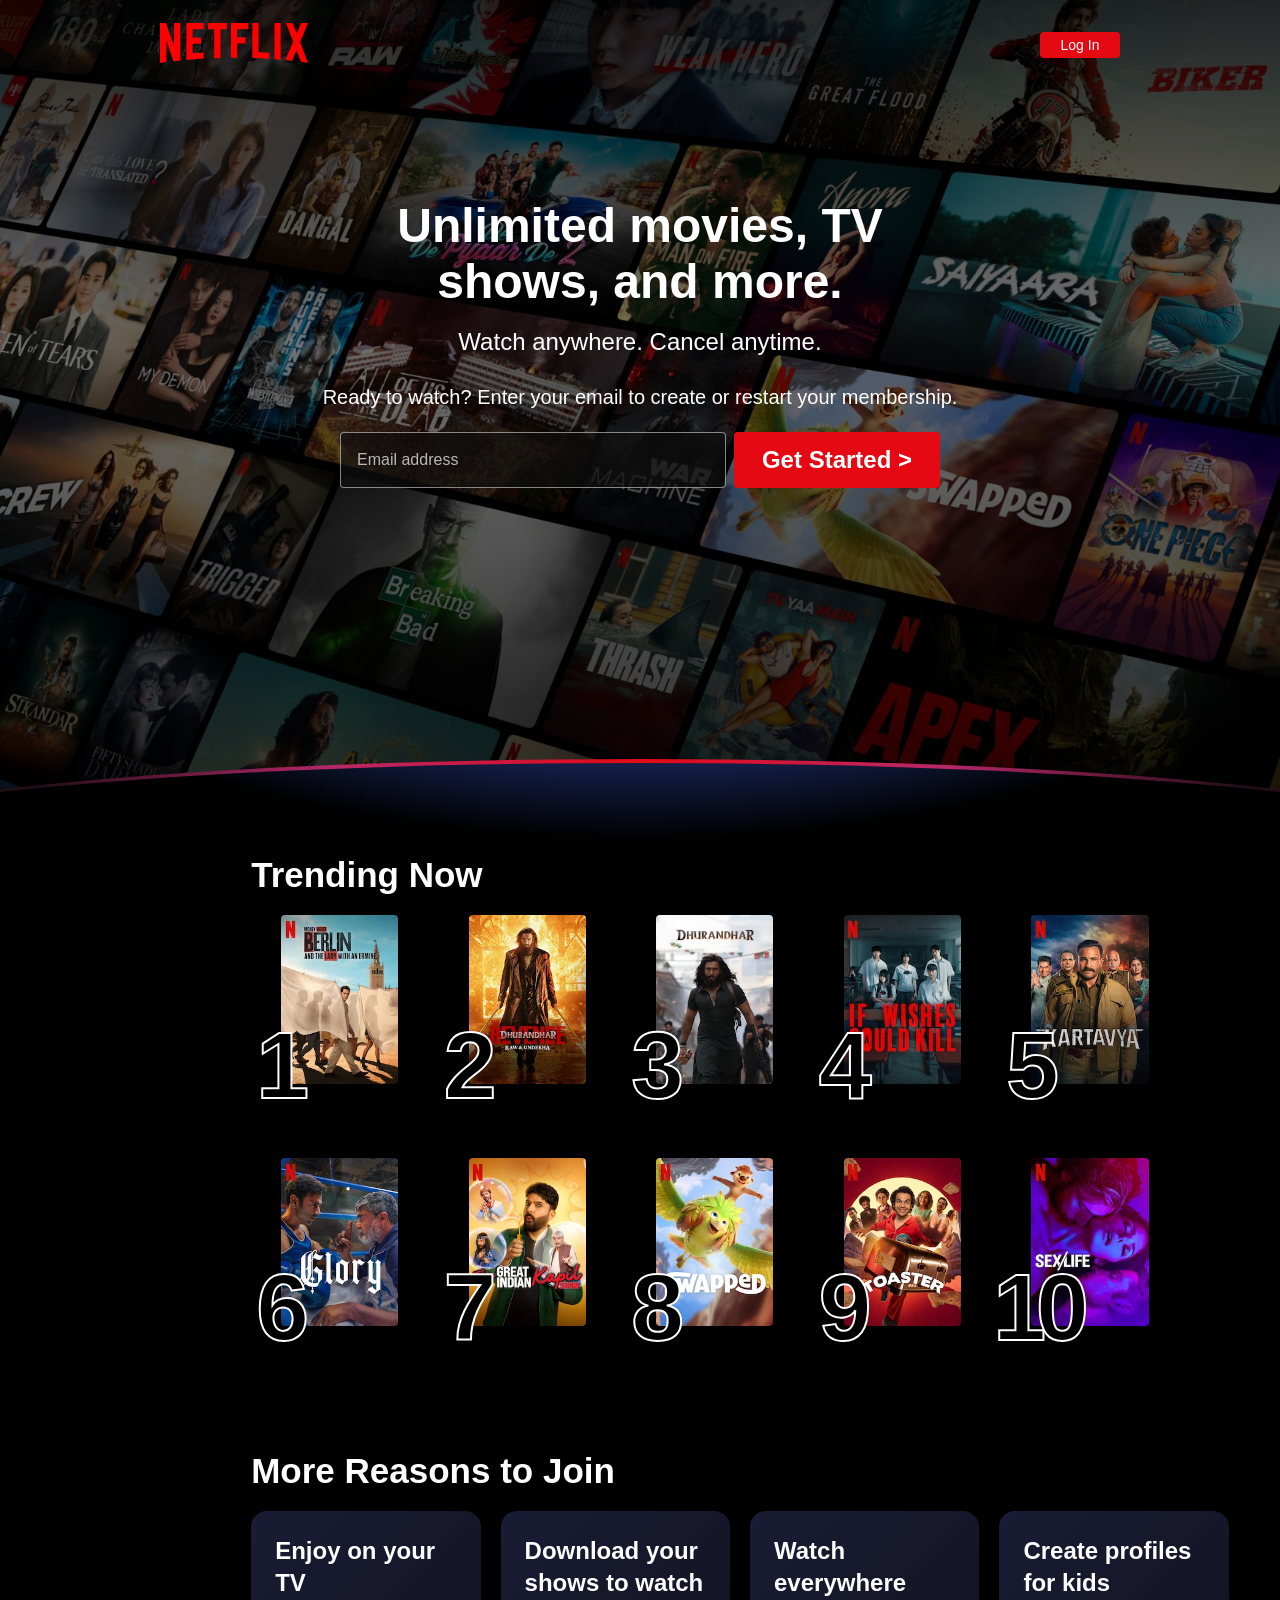
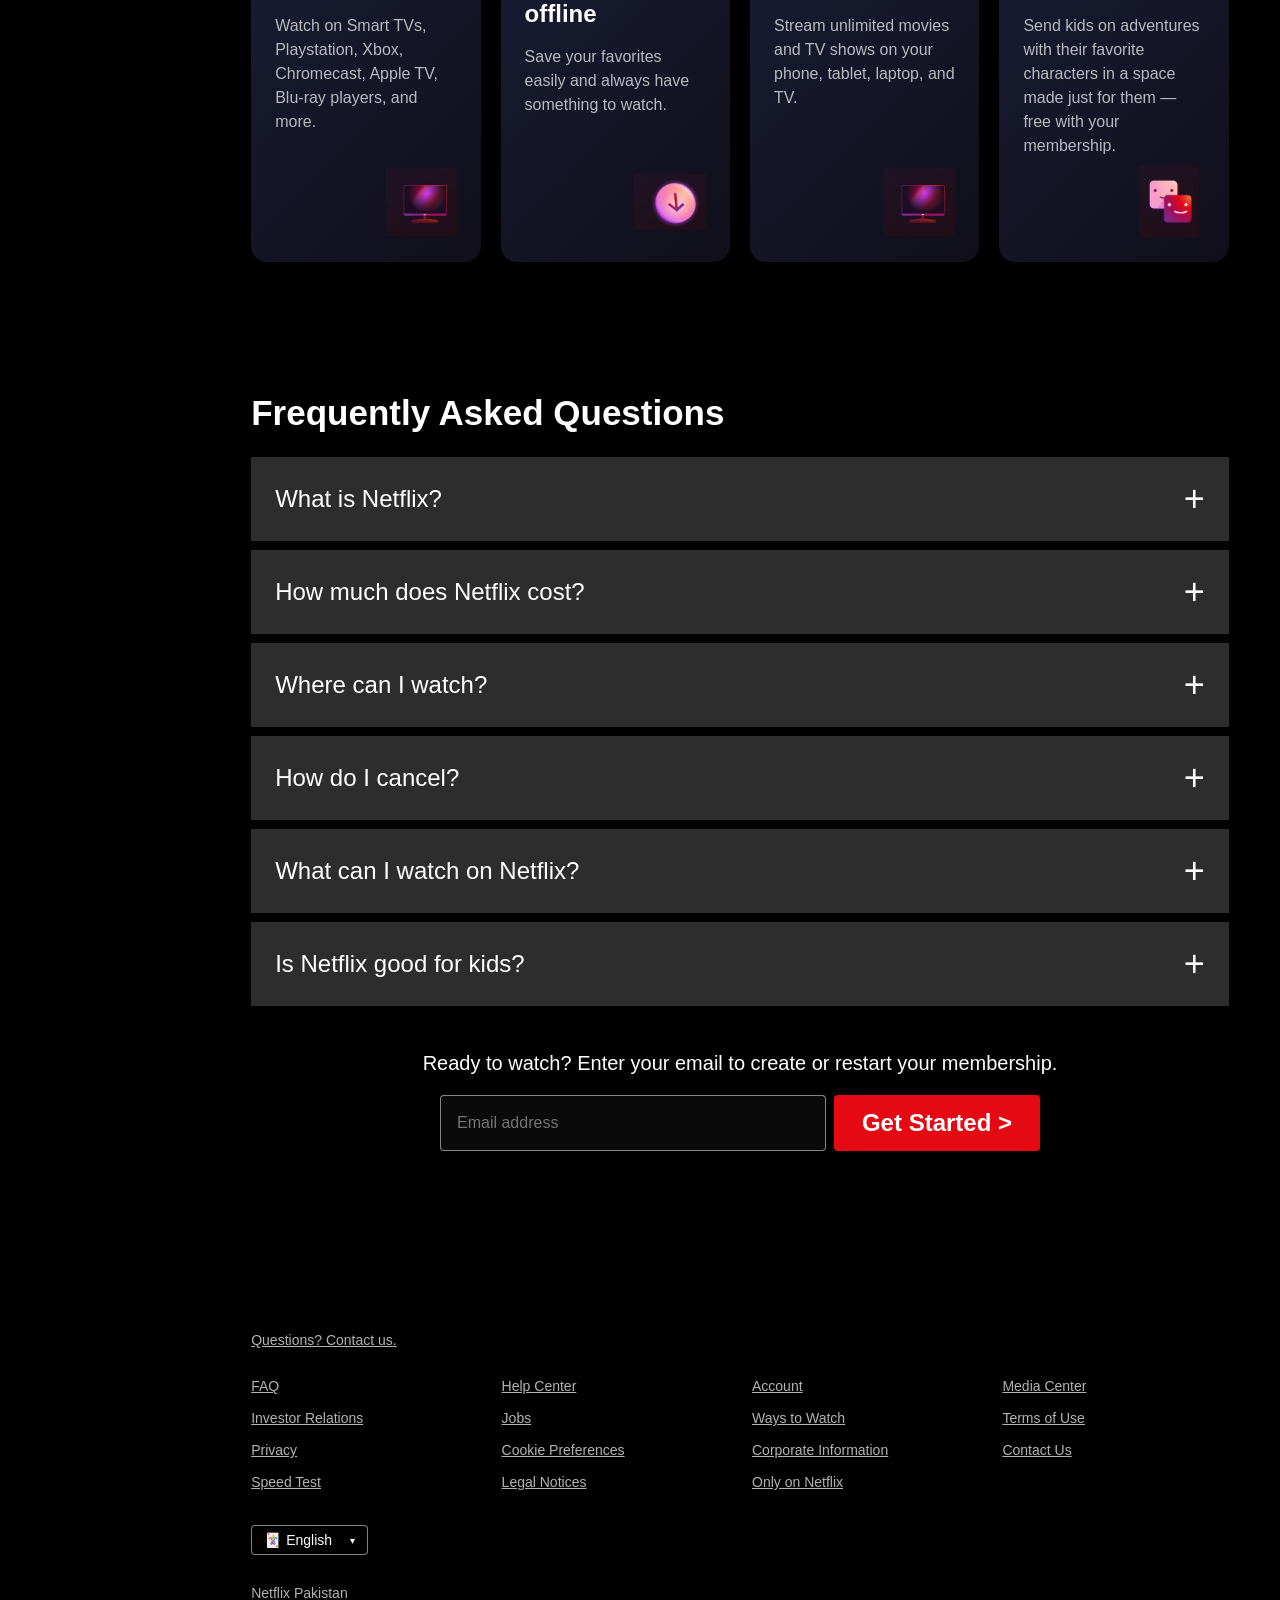
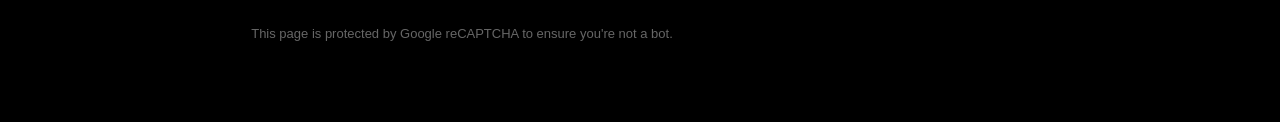
<file: index.html>
<!doctype html>
<html lang="en">
  <head>
    <meta charset="UTF-8" />
    <meta name="viewport" content="width=device-width, initial-scale=1.0" />
    <title>NETFLIX CLONE</title>
   <link rel="stylesheet" href="style.css">
   <link rel="stylesheet" href="profiles.css">
  </head>
  <body>
    <div class="main">
      <div class="box"></div>

      <nav>
        <span>
          <img src="assests/logo/logo.svg" alt="netflix logo" />
        </span>
        <div>
          <a href="profiles.html">
            <button class="btn">Log In</button>
          </a>
        </div>
      </nav>

      <div class="hero">
        <h1>
          Unlimited movies, TV <br />
          shows, and more.
        </h1>
        <h3>Watch anywhere. Cancel anytime.</h3>
        <p>
          Ready to watch? Enter your email to create or restart your membership.
        </p>
        <div class="input-container">
          <input type="email" placeholder="Email address" class="email-input" />
          <button type="submit" class="btn-email">Get Started &gt;</button>
        </div>
      </div>

      <section class="section">
        <div class="default-ltr-iqcdef-cache-dulgtd"> 
          <div class="default-ltr-iqcdef-cache-1f97ztc"></div>
          <div class="default-ltr-iqcdef-cache-jtcpfi"></div>
        </div>
      </section>
    </div>

    <div class="article">
      <div class="article-custom-container">
        <div class="article-heading">
          <h2 class="article-heading-main">Trending Now</h2>
        </div>

        <div class="article-slider-wrapper">
          <ul class="article-list">
            <li class="article-item">
              <span class="trending-number">1</span
              ><img src="assests/images/1.webp" alt="Article 1" />
            </li>
            <li class="article-item">
              <span class="trending-number">2</span
              ><img src="assests/images/2.webp" alt="Article 2" />
            </li>
            <li class="article-item">
              <span class="trending-number">3</span
              ><img src="assests/images/3.webp" alt="Article 3" />
            </li>
            <li class="article-item">
              <span class="trending-number">4</span
              ><img src="assests/images/4.webp" alt="Article 4" />
            </li>
            <li class="article-item">
              <span class="trending-number">5</span
              ><img src="assests/images/5.webp" alt="Article 5" />
            </li>
            <li class="article-item">
              <span class="trending-number">6</span
              ><img src="assests/images/6.webp" alt="Article 6" />
            </li>
            <li class="article-item">
              <span class="trending-number">7</span
              ><img src="assests/images/7.webp" alt="Article 7" />
            </li>
            <li class="article-item">
              <span class="trending-number">8</span
              ><img src="assests/images/8.webp" alt="Article 8" />
            </li>
            <li class="article-item">
              <span class="trending-number">9</span
              ><img src="assests/images/9.webp" alt="Article 9" />
            </li>
            <li class="article-item">
              <span class="trending-number">10</span
              ><img src="assests/images/10.webp" alt="Article 10" />
            </li>
          </ul>
        </div>
      </div>
    </div>
    <section class="reasons-section">
      <div class="reasons-custom-container">
        <div class="reasons-heading">
          <h2 class="reasons-heading-main">More Reasons to Join</h2>
        </div>

        <ul class="reasons-list">
          <li class="reason-item">
            <h3 class="card-title">Enjoy on your TV</h3>
            <p class="card-text">
              Watch on Smart TVs, Playstation, Xbox, Chromecast, Apple TV,
              Blu-ray players, and more.
            </p>
            <img src="assests/images/tv.png" alt="TV Icon" class="card-icon" />
          </li>

          <li class="reason-item">
            <h3 class="card-title">Download your shows to watch offline</h3>
            <p class="card-text">
              Save your favorites easily and always have something to watch.
            </p>
            <img
              src="assests/images/download.png"
              alt="Download Icon"
              class="card-icon"
            />
          </li>

          <li class="reason-item">
            <h3 class="card-title">Watch everywhere</h3>
            <p class="card-text">
              Stream unlimited movies and TV shows on your phone, tablet,
              laptop, and TV.
            </p>
            <img
              src="assests/images/tv.png"
              alt="Telescope Icon"
              class="card-icon"
            />
          </li>

          <li class="reason-item">
            <h3 class="card-title">Create profiles for kids</h3>
            <p class="card-text">
              Send kids on adventures with their favorite characters in a space
              made just for them — free with your membership.
            </p>
            <img
              src="assests/images/kids.png"
              alt="Kids Icon"
              class="card-icon"
            />
          </li>
        </ul>
      </div>
    </section>
    <section class="faq-section">
      <div class="faq-custom-container">
        <div class="faq-heading">
          <h2 class="faq-heading-main">Frequently Asked Questions</h2>
        </div>

        <ul class="faq-list">
          <li class="faq-item">
            <button class="faq-question">What is Netflix?</button>
            <div class="faq-answer">
              <div class="faq-answer-content">
                <p>
                  Netflix is a streaming service that offers a wide variety of
                  award-winning TV shows, movies, anime, documentaries, and more
                  on thousands of internet-connected devices.
                </p>
                <p>
                  You can watch as much as you want, whenever you want without a
                  single commercial – all for one low monthly price. There's
                  always something new to discover and new TV shows and movies
                  are added every week!
                </p>
              </div>
            </div>
          </li>

          <li class="faq-item">
            <button class="faq-question">How much does Netflix cost?</button>
            <div class="faq-answer">
              <div class="faq-answer-content">
                <p>
                  Watch Netflix on your smartphone, tablet, Smart TV, laptop, or
                  streaming device, all for one fixed monthly fee. Plans range
                  from a budget-friendly basic rate up to premium tiers. No
                  extra costs, no contracts.
                </p>
              </div>
            </div>
          </li>

          <li class="faq-item">
            <button class="faq-question">Where can I watch?</button>
            <div class="faq-answer">
              <div class="faq-answer-content">
                <p>
                  Watch anywhere, anytime. Sign in with your Netflix account to
                  watch instantly on the web at netflix.com from your personal
                  computer or on any internet-connected device that offers the
                  Netflix app.
                </p>
              </div>
            </div>
          </li>

          <li class="faq-item">
            <button class="faq-question">How do I cancel?</button>
            <div class="faq-answer">
              <div class="faq-answer-content">
                <p>
                  Netflix is flexible. There are no pesky contracts and no
                  commitments. You can easily cancel your account online in two
                  clicks. There are no cancellation fees – start or stop your
                  account anytime.
                </p>
              </div>
            </div>
          </li>

          <li class="faq-item">
            <button class="faq-question">What can I watch on Netflix?</button>
            <div class="faq-answer">
              <div class="faq-answer-content">
                <p>
                  Netflix has an extensive library of feature films,
                  documentaries, TV shows, anime, award-winning Netflix
                  originals, and more. Watch as much as you want, anytime you
                  want.
                </p>
              </div>
            </div>
          </li>

          <li class="faq-item">
            <button class="faq-question">Is Netflix good for kids?</button>
            <div class="faq-answer">
              <div class="faq-answer-content">
                <p>
                  The Netflix Kids experience is included in your membership to
                  give parents control while kids enjoy family-friendly TV shows
                  and movies in their own space.
                </p>
              </div>
            </div>
          </li>
        </ul>

        <div class="faq-cta">
          <p class="faq-cta-text">
            Ready to watch? Enter your email to create or restart your
            membership.
          </p>
          <div class="faq-input-container">
            <input
              type="email"
              placeholder="Email address"
              class="faq-email-input"
            />
            <button class="faq-btn-email">Get Started &gt;</button>
          </div>
        </div>
      </div>
    </section>
    <footer class="footer-section">
      <div class="footer-custom-container">
        <p class="footer-top-link">
          <a href="#">Questions? Contact us.</a>
        </p>

        <ul class="footer-links-list">
          <li><a href="#">FAQ</a></li>
          <li><a href="#">Help Center</a></li>
          <li><a href="#">Account</a></li>
          <li><a href="#">Media Center</a></li>

          <li><a href="#">Investor Relations</a></li>
          <li><a href="#">Jobs</a></li>
          <li><a href="#">Ways to Watch</a></li>
          <li><a href="#">Terms of Use</a></li>

          <li><a href="#">Privacy</a></li>
          <li><a href="#">Cookie Preferences</a></li>
          <li><a href="#">Corporate Information</a></li>
          <li><a href="#">Contact Us</a></li>

          <li><a href="#">Speed Test</a></li>
          <li><a href="#">Legal Notices</a></li>
          <li><a href="#">Only on Netflix</a></li>
        </ul>

        <div class="lang-selector-container">
          <div class="lang-btn-wrapper">
            <span class="globe-icon">&#127183;</span>
            <select class="lang-select">
              <option value="en" selected>English</option>
              <option value="es">Español</option>
            </select>
            <span class="down-arrow">&#9662;</span>
          </div>
        </div>

        <p class="footer-country">Netflix Pakistan</p>

        <p class="footer-recaptcha">
          This page is protected by Google reCAPTCHA to ensure you're not a bot.
        </p>
      </div>
    </footer>
    <script src="script.js"></script>
  </body>
</html>
</file>
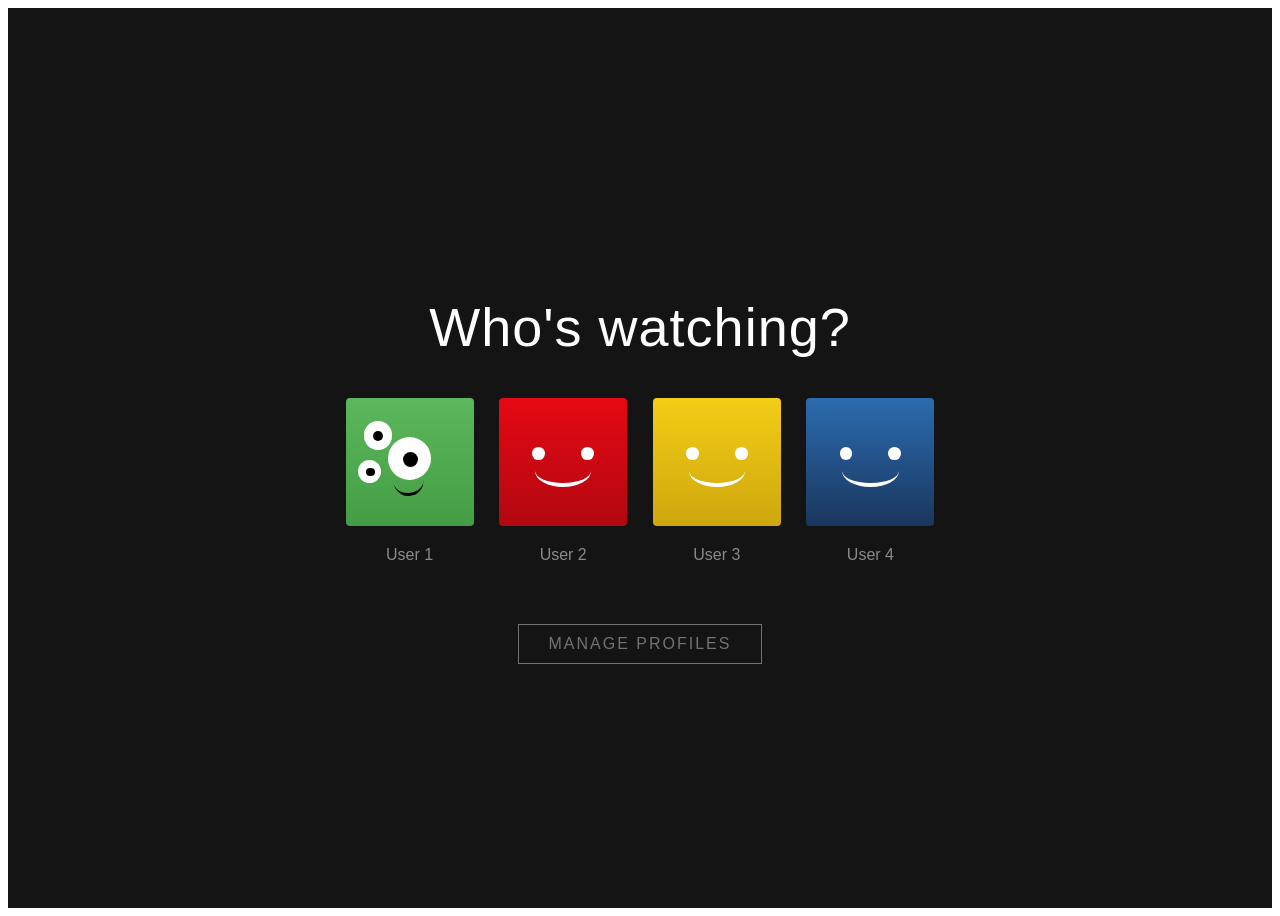
<file: profiles.html>
<!doctype html>
<html lang="en">
  <head>
    <meta charset="UTF-8" />
    <meta name="viewport" content="width=device-width, initial-scale=1.0" />
    <title>Profile page</title>
    <link rel="stylesheet" href="profiles.css" />
  </head>
  <body>
    <section class="profile-selection-section">
      <div class="profile-container">
        <h1 class="profile-main-title">Who's watching?</h1>

        <ul class="profile-list">
          <li class="profile-item">
            <a href="#" class="profile-link">
              <div class="avatar-wrapper green-avatar">
                <div class="monster-eye eye-top-left"></div>
                <div class="monster-eye eye-main"></div>
                <div class="monster-eye eye-bottom-left"></div>
                <div class="monster-smile"></div>
              </div>
              <span class="profile-name">User 1</span>
            </a>
          </li>

          <li class="profile-item">
            <a href="#" class="profile-link">
              <div class="avatar-wrapper red-avatar">
                <div class="classic-eye eye-left"></div>
                <div class="classic-eye eye-right"></div>
                <div class="classic-smile"></div>
              </div>
              <span class="profile-name">User 2</span>
            </a>
          </li>

          <li class="profile-item">
            <a href="#" class="profile-link">
              <div class="avatar-wrapper yellow-avatar">
                <div class="classic-eye eye-left"></div>
                <div class="classic-eye eye-right"></div>
                <div class="classic-smile"></div>
              </div>
              <span class="profile-name">User 3</span>
            </a>
          </li>

          <li class="profile-item">
            <a href="#" class="profile-link">
              <div class="avatar-wrapper blue-avatar">
                <div class="classic-eye eye-left"></div>
                <div class="classic-eye eye-right"></div>
                <div class="classic-smile"></div>
              </div>
              <span class="profile-name">User 4</span>
            </a>
          </li>

          
        </ul>

        <div class="manage-profiles-action">
          <button class="manage-profiles-btn">Manage Profiles</button>
        </div>
      </div>
    </section>
  </body>
</html>
</file>
<file: style.css>
* {
  padding: 0;
  margin: 0;
  box-sizing: border-box;
}

body {
  background-color: #000000;
  font-family:
    "Netflix Sans", "Helvetica Neue", "Segoe UI", Roboto, Ubuntu, sans-serif;
  overflow-x: hidden;
}

.main {
  background-image: url("assests/images/background.jpg");
  background-position: center center;
  height: 95vh;
  position: relative;
  background-repeat: no-repeat;
  background-size: cover;
  overflow: hidden;
}

/* Background Overlay Tint */
.main .box {
  height: 100%;
  width: 100%;
  background: linear-gradient(
    to top,
    rgba(0, 0, 0, 0.8) 0%,
    rgba(0, 0, 0, 0.4) 60%,
    rgba(0, 0, 0, 0.8) 100%
  );
  position: absolute;
  top: 0;
  left: 0;
  z-index: 1;
}

/* Navigation layout */
nav {
  max-width: 75vw;
  margin: auto;
  display: flex;
  justify-content: space-between;
  align-items: center;
  padding: 24px 0px;
  height: 90px;
  position: relative;
  z-index: 10;
}

nav img {
  width: 9.25rem;
  height: 2.5rem;
}

nav button.btn {
  width: 80px;
  padding: 6px;
  background-color: #e50914;
  border: none;
  border-radius: 4px;
  color: rgb(255, 255, 255);
  cursor: pointer;
  font-size: 14px;
  font-weight: 500;
  line-height: 14px;
  transition:
    background-color 0.2s ease,
    transform 0.1s ease;
}

nav button.btn:hover {
  background-color: #c40812;
}

nav button.btn:active {
  transform: scale(0.97);
}

/* Hero Content alignment styling */
.hero {
  display: flex;
  flex-direction: column;
  align-items: center;
  text-align: center;
  position: relative;
  color: white;
  justify-content: center;
  margin-top: 12vh;
  z-index: 3;
  padding: 0 32px;
}

.hero h1 {
  font-size: 48px;
  line-height: 56px;
  font-weight: 900;
  margin-bottom: 16px;
}

.hero h3 {
  font-size: 24px;
  line-height: 32px;
  font-weight: 400;
  margin-bottom: 24px;
}

.hero p {
  font-size: 20px;
  line-height: 30px;
  font-weight: 400;
  margin-bottom: 20px;
}

/* Form block */
.input-container {
  display: flex;
  align-items: center;
  gap: 8px;
  width: 100%;
  max-width: 600px;
}

.email-input {
  flex: 1;
  background-color: rgba(15, 15, 15, 0.7);
  color: #ffffff;
  font-size: 16px;
  padding: 16px;
  border: 1px solid rgba(255, 255, 255, 0.5);
  border-radius: 4px;
  outline: none;
  height: 56px;
  transition:
    border-color 0.2s ease,
    background-color 0.2s ease;
}

.email-input::placeholder {
  color: rgba(255, 255, 255, 0.7);
}

.email-input:focus {
  border-color: #ffffff;
  background-color: rgba(0, 0, 0, 0.8);
}

.btn-email {
  display: inline-flex;
  align-items: center;
  justify-content: center;
  gap: 12px;
  background-color: #e50914;
  color: #ffffff;
  font-size: 24px;
  font-weight: 700;
  padding: 12px 28px;
  height: 56px;
  border: none;
  border-radius: 4px;
  cursor: pointer;
  white-space: nowrap;
  transition:
    background-color 0.2s ease,
    transform 0.1s ease;
}

.btn-email:hover {
  background-color: #c40812;
}

.btn-email:active {
  transform: scale(0.98);
}

/* --- Arc Curve Separator Logic --- */
.section {
  position: absolute;
  bottom: -4px;
  left: 0;
  width: 100%;
  z-index: 5;
}

.default-ltr-iqcdef-cache-dulgtd {
  box-sizing: border-box;
  overflow-x: hidden;
  position: relative;
  height: 6.25rem;
}

.default-ltr-iqcdef-cache-1f97ztc {
  box-sizing: border-box;
  position: absolute;
  height: 100%;
  width: 140%;
  left: -20%;
  top: 0;
  margin: auto;
  display: flex;
  align-items: center;
  border: solid 0.25rem transparent;
  border-top-left-radius: 50% 100%;
  border-top-right-radius: 50% 100%;
  border-bottom: none;
  background:
    radial-gradient(
      50% 500% at 50% -420%,
      rgba(64, 97, 231, 0.4) 80%,
      rgba(0, 0, 0, 0.1) 100%
    ),
    #000000;
  background-clip: padding-box;
}

.default-ltr-iqcdef-cache-1f97ztc:before {
  content: "";
  position: absolute;
  top: 0;
  right: 0;
  bottom: 0;
  left: 0;
  z-index: -1;
  margin-top: -0.25rem;
  border-radius: inherit;
  background: linear-gradient(
    to right,
    rgba(33, 13, 22, 1) 16%,
    rgba(184, 40, 105, 1),
    rgba(229, 9, 20, 1),
    rgba(184, 40, 105, 1),
    rgba(33, 13, 22, 1) 84%
  );
}

/* Responsiveness adjustments */
@media (max-width: 768px) {
  nav {
    max-width: 90vw;
  }
  .hero h1 {
    font-size: 32px;
    line-height: 40px;
  }
  .hero h3 {
    font-size: 18px;
    line-height: 26px;
  }
  .input-container {
    flex-direction: column;
    width: 100%;
  }
  .email-input,
  .btn-email {
    width: 100%;
  }
}

.article {
  padding: 40px 0;
  background-color: #000000;
  width: 100%;
  color: #ffffff;
  clear: both;
  padding: 0px;
}

.article-custom-container {
  max-width: 1650px;
  margin: auto;
  margin-left: 200px;
  padding: 4%;
  display: flex;
  flex-direction: column;
  padding-top: 0px;
}

.article-heading {
  margin-bottom: 20px;
  width: 100%;
}

.article-heading-main {
  font-size: 35px;
  font-weight: 700;
  color: #ffffff;
}

.article-slider-wrapper {
  width: 100%;
}

.article-list {
  display: flex;
  flex-wrap: wrap;
  /* Matches your exact gap configuration */
  gap: 40px 20px;
  list-style: none;
  padding-left: 30px;
  padding-right: 30px;
  margin: 0;
  width: 100%;
}

.article-item {
  position: relative;

  --column-slot: calc((100% - (20px * 4)) / 5);

  flex: 0 0 calc(var(--column-slot) * 0.7);
  aspect-ratio: 160 / 230;

  margin-right: calc(var(--column-slot) * 0.3);
  margin-bottom: 30px; /* Space between rows so numbers don't overlap */
}

.article-item:nth-child(5n) {
  margin-right: 0;
}

.article-item img {
  width: 100%;
  height: 100%;
  object-fit: cover;
  border-radius: 4px;
  position: relative;
  z-index: 2;
}

.trending-number {
  position: absolute;
  bottom: -15px;
  left: -25px;
  font-size: 95px;
  font-weight: 900;
  color: #000000;
  z-index: 3;
  line-height: 0.8;
  letter-spacing: -4px;
  -webkit-text-stroke: 2px #ffffff;
  font-family: "Arial Black", Impact, sans-serif;
  user-select: none;
}

.article-item:nth-child(10) .trending-number {
  left: -38px;
  letter-spacing: -10px;
}

.reasons-section {
  padding: 40px 0;
  background-color: #000000;
  width: 100%;
  color: #ffffff;
  clear: both;
}

.reasons-custom-container {
  max-width: 1540px;
  margin: auto;
  margin-left: 200px; /* Perfectly aligns with your trending section margin */
  padding: 4%;
  display: flex;
  flex-direction: column;
  padding-top: 0px;
}

.reasons-heading {
  margin-bottom: 20px;
  width: 100%;
}

.reasons-heading-main {
  font-size: 35px;
  font-weight: 700;
  color: #ffffff;
}

.reasons-list {
  display: flex;
  gap: 20px;
  list-style: none;
  padding: 0;
  margin: 0;
  width: 100%;
}

.reason-item {
  position: relative;
  flex: 1; /* Automatically balances width across all 4 items */
  min-height: 310px;
  background: linear-gradient(135deg, #191c34 0%, #100f1a 100%);
  border-radius: 16px;
  padding: 24px;
  display: flex;
  flex-direction: column;
  overflow: hidden;
}

.card-title {
  font-size: 24px;
  font-weight: 700;
  color: #ffffff;
  margin: 0 0 16px 0;
  line-height: 1.3;
}

.card-text {
  font-size: 16px;
  color: rgba(255, 255, 255, 0.7);
  line-height: 1.5;
  margin: 0;
  padding-bottom: 80px; /* Safe padding so text never hits the graphic icon */
}

.card-icon {
  position: absolute;
  bottom: 24px;
  right: 24px;
  width: 72px;
  height: 72px;
  object-fit: contain;
}

/* Responsiveness alignment switch */
@media (max-width: 1024px) {
  .reasons-custom-container {
    margin-left: auto;
    padding: 20px;
  }

  .reasons-list {
    flex-direction: column;
    gap: 16px;
  }

  .reason-item {
    min-height: auto;
  }
}

.faq-section {
  padding: 40px 0 80px 0;
  background-color: #000000;
  width: 100%;
  color: #ffffff;
  clear: both;
}

.faq-custom-container {
  max-width: 1650px;
  margin: auto;
  margin-left: 200px; /* Aligns with your trending and reasons sections */
  padding: 4%;
  padding-top: 0px;
  display: flex;
  flex-direction: column;
}

.faq-heading {
  margin-bottom: 24px;
  width: 100%;
}

.faq-heading-main {
  font-size: 35px;
  font-weight: 700;
  color: #ffffff;
}

.faq-list {
  list-style: none;
  padding: 0;
  margin: 0;
  width: 100%;
  max-width: 1200px; /* Constraints block alignment for cleaner reading */
  display: flex;
  flex-direction: column;
  gap: 8px; /* Gap between separate accordion rows */
  max-width: 1382px;
}

.faq-item {
  width: 100%;
  background-color: #2d2d2d;
  transition: background-color 0.25s ease;
}

.faq-item:hover {
  background-color: #414141; /* Slightly lighter shade on mouse hover */
}

/* Accordion Question Header Bars */
.faq-question {
  width: 100%;
  background: none;
  border: none;
  color: #ffffff;
  font-size: 24px;
  font-weight: 400;
  text-align: left;
  padding: 24px;
  cursor: pointer;
  display: flex;
  justify-content: space-between;
  align-items: center;
  outline: none;
}

/* Pseudo-element to build the vertical/horizontal crosshairs (+ icon) */
.faq-question::after {
  content: "+";
  font-size: 36px;
  font-weight: 300;
  line-height: 1;
  transition: transform 0.25s ease;
}

/* Changes '+' into an 'x' close symbol when expanded active */
.faq-item.active .faq-question::after {
  transform: rotate(45deg);
}

/* Slide Wrapper Area (Hidden by default) */
.faq-answer {
  max-height: 0;
  overflow: hidden;
  transition: max-height 0.25s cubic-bezier(0.5, 0, 0.1, 1);
  border-top: 1px solid #000000; /* Distinct crisp separator line */
}

.faq-answer-content {
  padding: 24px;
  font-size: 20px;
  line-height: 1.4;
  color: #ffffff;
}

.faq-answer-content p:first-child {
  margin-top: 0;
}
.faq-answer-content p:last-child {
  margin-bottom: 0;
}

/* --- Bottom Email Sign-Up Block --- */
.faq-cta {
  margin-top: 45px;
  display: flex;
  flex-direction: column;
  align-items: center;
  text-align: center;
  width: 100%;
  max-width: 1200px;
}

.faq-cta-text {
  font-size: 20px;
  margin-bottom: 20px;
}

.faq-input-container {
  display: flex;
  align-items: center;
  gap: 8px;
  width: 100%;
  max-width: 600px;
}

.faq-email-input {
  flex: 1;
  background-color: rgba(15, 15, 15, 0.7);
  color: #ffffff;
  font-size: 16px;
  padding: 16px;
  border: 1px solid rgba(255, 255, 255, 0.5);
  border-radius: 4px;
  outline: none;
  height: 56px;
}

.faq-email-input:focus {
  border-color: #ffffff;
}

.faq-btn-email {
  background-color: #e50914;
  color: #ffffff;
  font-size: 24px;
  font-weight: 700;
  padding: 12px 28px;
  height: 56px;
  border: none;
  border-radius: 4px;
  cursor: pointer;
  white-space: nowrap;
  transition: background-color 0.2s;
}

.faq-btn-email:hover {
  background-color: #c40812;
}

@media (max-width: 1024px) {
  .faq-custom-container {
    margin-left: auto;
    padding: 20px;
  }
  .faq-question {
    font-size: 18px;
    padding: 18px;
  }
  .faq-answer-content {
    font-size: 16px;
    padding: 18px;
  }
  .faq-input-container {
    flex-direction: column;
    width: 100%;
  }
  .faq-email-input,
  .faq-btn-email {
    width: 100%;
  }
}

.footer-section {
  padding: 50px 0 30px 0;
  background-color: #000000;
  width: 100%;
  color: rgba(255, 255, 255, 0.7); /* Muted gray text tone */
  font-size: 14px;
  clear: both;
}

.footer-custom-container {
  max-width: 1650px;
  margin: auto;
  margin-left: 200px; /* Synchronized perfectly with your upper layouts */
  padding: 4%;
  padding-top: 0px;
  display: flex;
  flex-direction: column;
}

.footer-top-link {
  margin-bottom: 30px;
}

.footer-top-link a {
  color: rgba(255, 255, 255, 0.7);
  text-decoration: underline;
}

.footer-top-link a:hover {
  color: #ffffff;
}

/* 4-Column Links Matrix layout using modern CSS Grid */
.footer-links-list {
  display: grid;
  grid-template-columns: repeat(
    4,
    1fr
  ); /* Generates 4 equal flexible columns */
  gap: 16px 24px; /* Row gap and Column gap */
  list-style: none;
  padding: 0;
  margin: 0 0 35px 0;
  width: 100%;
  max-width: 1000px; /* Limits wide sprawl to look exact to mockup */
}

.footer-links-list a {
  color: rgba(255, 255, 255, 0.7);
  text-decoration: underline;
  display: inline-block;
}

.footer-links-list a:hover {
  color: #ffffff;
}

/* --- Language Dropdown Layout --- */
.lang-selector-container {
  margin-bottom: 30px;
  width: fit-content;
}

.lang-btn-wrapper {
  position: relative;
  display: flex;
  align-items: center;
  background-color: rgba(0, 0, 0, 0.7);
  border: 1px solid rgba(255, 255, 255, 0.5);
  border-radius: 4px;
  padding: 6px 30px 6px 34px; /* Padding gaps allocated for font icons */
  color: #ffffff;
}

.lang-select {
  background: transparent;
  border: none;
  color: #ffffff;
  font-size: 14px;
  font-weight: 500;
  cursor: pointer;
  outline: none;
  appearance: none; /* Hides system default browser drop arrows natively */
  -webkit-appearance: none;
  -moz-appearance: none;
}

/* Custom placement styles for inline characters */
.globe-icon {
  position: absolute;
  left: 12px;
  font-size: 14px;
  pointer-events: none;
}

.down-arrow {
  position: absolute;
  right: 12px;
  font-size: 10px;
  pointer-events: none;
}

.lang-btn-wrapper:hover {
  border-color: #ffffff;
}

.footer-country {
  font-size: 14px;
  color: rgba(255, 255, 255, 0.7);
  margin: 0 0 25px 0;
}

.footer-recaptcha {
  font-size: 13px;
  color: rgba(255, 255, 255, 0.4); /* Darker secondary text accent */
  margin: 0;
}

/* Clean tablet and mobile adaptation fallback */
@media (max-width: 1024px) {
  .footer-custom-container {
    margin-left: auto;
    padding: 20px;
  }

  .footer-links-list {
    grid-template-columns: repeat(
      2,
      1fr
    ); /* Switches to 2 columns on small screens */
    gap: 16px 12px;
  }
}
</file>
<file: profiles.css>
/* Core Screen Container */
.profile-selection-section {
  display: flex;
  align-items: center;
  justify-content: center;
  min-height: 100vh;
  background-color: #141414; /* Deep cinematic interface black */
  color: #ffffff;
  font-family: "Helvetica Neue", Helvetica, Arial, sans-serif;
  width: 100%;
}

.profile-container {
  display: flex;
  flex-direction: column;
  align-items: center;
  justify-content: center;
  text-align: center;
  width: 100%;
  max-width: 1200px;
  padding: 20px;
}

.profile-main-title {
  font-size: 4.5vw;
  font-weight: 400;
  letter-spacing: 1px;
  margin-bottom: 40px;
  color: #ffffff;
}

@media (min-width: 1200px) {
  .profile-main-title {
    font-size: 54px; /* Caps maximum size scale on desktop */
  }
}

/* Horizontal Profiles Grid Layout */
.profile-list {
  display: flex;
  justify-content: center;
  align-items: flex-start;
  flex-wrap: wrap;
  gap: 2vw;
  list-style: none;
  padding: 0;
  margin: 0 0 60px 0;
}

.profile-item {
  text-align: center;
}

.profile-link {
  text-decoration: none;
  display: block;
}

/* Base Avatar Structural Grid Configuration */
.avatar-wrapper {
  position: relative;
  width: 10vw;
  height: 10vw;
  min-width: 84px;
  max-width: 150px;
  min-height: 84px;
  max-height: 150px;
  border-radius: 4px;
  margin-bottom: 20px;
  overflow: hidden;
  transition: transform 0.2s cubic-bezier(0.25, 0.46, 0.45, 0.94);
}

/* White border border outline highlight logic on hover interaction state */
.profile-link:hover .avatar-wrapper {
  transform: scale(1.05); /* Smooth microscopic pop expansion scaling */
  outline: 3px solid #ffffff;
}

.profile-name {
  display: block;
  color: rgba(255, 255, 255, 0.5); /* Muted native styling state */
  font-size: 1.3vw;
  transition: color 0.2s ease;
}

@media (min-width: 1200px) {
  .profile-name {
    font-size: 16px;
  }
}

.profile-link:hover .profile-name {
  color: #ffffff; /* Illuminates label text when card active */
}

/* --- Profile Graphics Generated Purely via CSS Elements --- */

/* Green Profile */
.green-avatar {
  background: linear-gradient(#5cb85c, #449d44);
}
.green-avatar .monster-eye {
  position: absolute;
  background-color: #ffffff;
  border-radius: 50%;
}
.green-avatar .monster-eye::after {
  content: "";
  position: absolute;
  background-color: #000000;
  border-radius: 50%;
  width: 35%;
  height: 35%;
  top: 35%;
  left: 35%;
}
.eye-main {
  width: 34%;
  height: 34%;
  top: 30%;
  left: 33%;
}
.eye-top-left {
  width: 22%;
  height: 22%;
  top: 18%;
  left: 14%;
}
.eye-bottom-left {
  width: 18%;
  height: 18%;
  top: 48%;
  left: 10%;
}
.green-avatar .monster-smile {
  position: absolute;
  width: 30px;
  height: 15px;
  border-bottom: 3px solid #000000;
  border-radius: 0 0 15px 15px;
  bottom: 24%;
  left: 38%;
  transform: rotate(-5deg);
}

/* Shared Standard Red, Yellow, Blue Profiles Face Bases */
.red-avatar {
  background: linear-gradient(#e50914, #b20710);
}
.yellow-avatar {
  background: linear-gradient(#f4cd16, #cda70d);
}
.blue-avatar {
  background: linear-gradient(#2b6cb0, #1a365d);
}

.classic-eye {
  position: absolute;
  background-color: #ffffff;
  border-radius: 50%;
  width: 10%;
  height: 10%;
  top: 38%;
}
.eye-left {
  left: 26%;
}
.eye-right {
  right: 26%;
}

.classic-smile {
  position: absolute;
  width: 44%;
  height: 22%;
  border-bottom: 4px solid #ffffff;
  border-radius: 0 0 50% 50%;
  top: 44%;
  left: 28%;
}

/* Kids Profile */
.kids-avatar {
  background: linear-gradient(45deg, #ff007f, #7f00ff, #00ffff, #ff007f);
  display: flex;
  align-items: center;
  justify-content: center;
}
.kids-text {
  font-family: "Arial Black", Impact, sans-serif;
  font-size: 2.8vw;
  font-weight: 900;
  color: #ffffff;
  letter-spacing: -1px;
  text-transform: uppercase;
  -webkit-text-stroke: 1px rgba(0, 0, 0, 0.2);
}

@media (min-width: 1200px) {
  .kids-text {
    font-size: 36px;
  }
}

/* --- Manage Profiles Interface Buttons --- */
.manage-profiles-action {
  width: 100%;
}

.manage-profiles-btn {
  background: transparent;
  border: 1px solid rgba(255, 255, 255, 0.4);
  color: rgba(255, 255, 255, 0.4);
  font-size: 1.3vw;
  font-weight: 400;
  letter-spacing: 2px;
  padding: 10px 30px;
  cursor: pointer;
  text-transform: uppercase;
  transition: all 0.2s ease;
  outline: none;
}

@media (min-width: 1200px) {
  .manage-profiles-btn {
    font-size: 16px;
  }
}

.manage-profiles-btn:hover {
  border-color: #ffffff;
  color: #ffffff;
}
</file>
